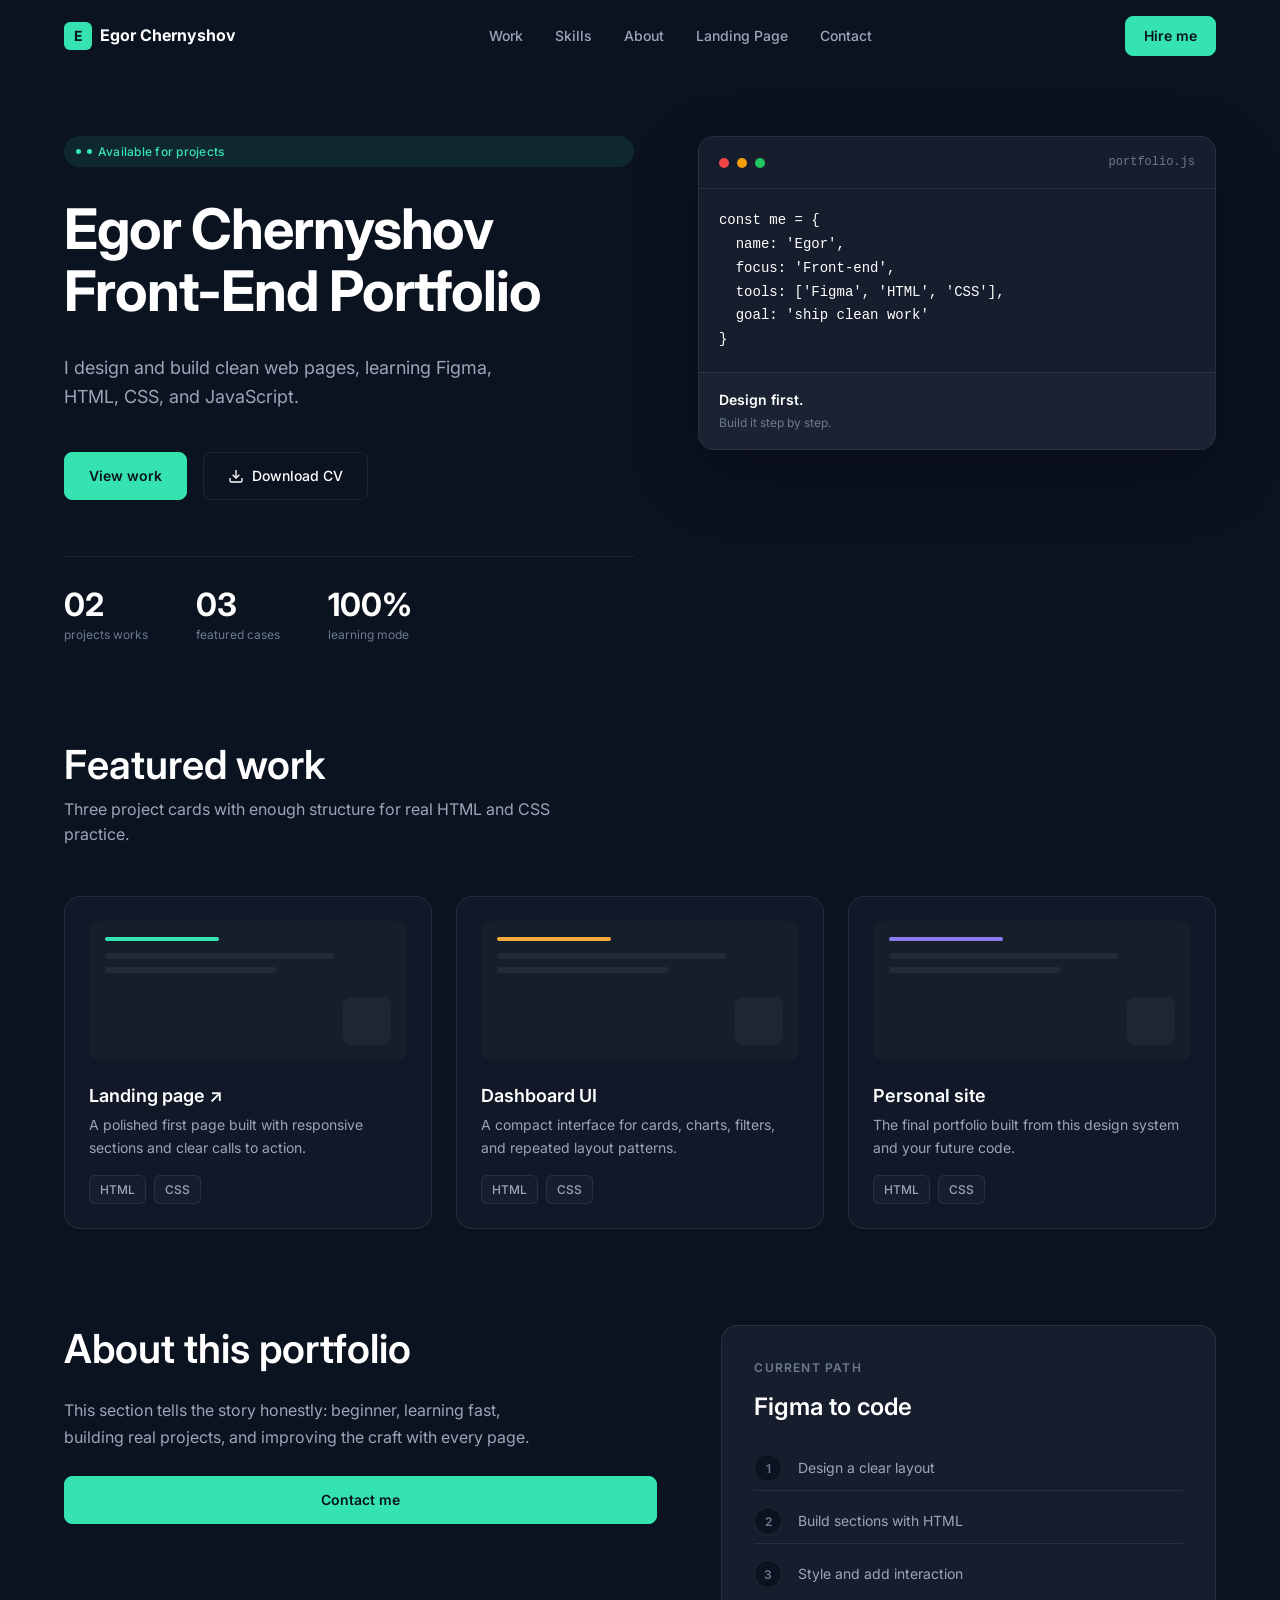
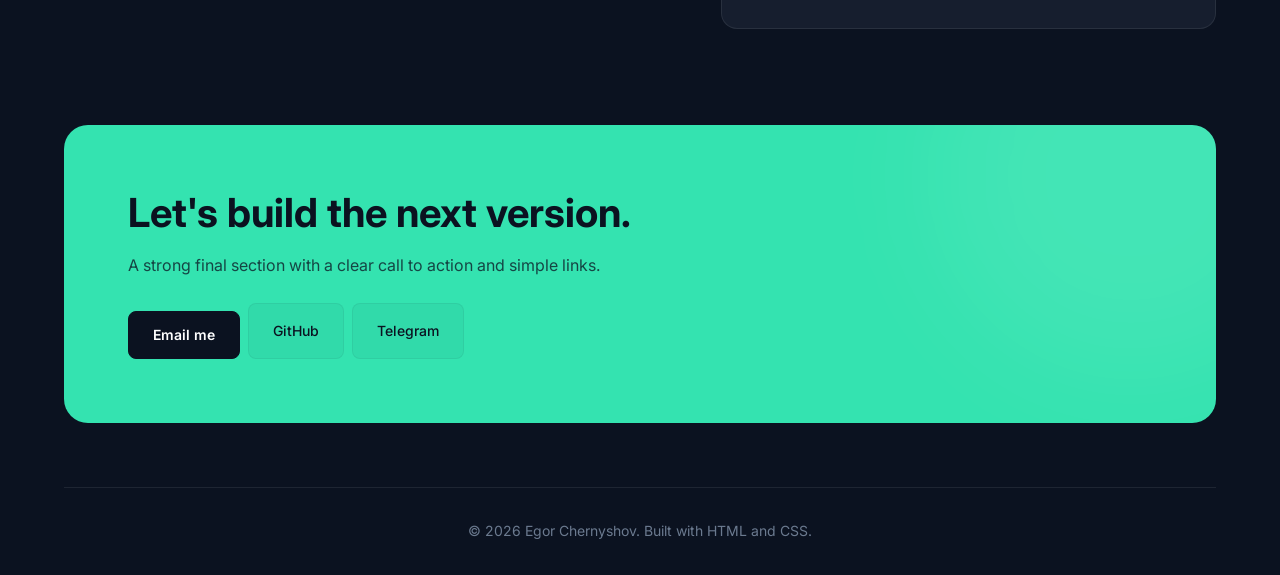
<file: index.html>
<!DOCTYPE html>
<html lang="en">
<head>
    <meta charset="UTF-8">
    <meta name="viewport" content="width=device-width, initial-scale=1.0">
    <title>Egor Chernyshov — Front-End Portfolio</title>
    <link rel="stylesheet" href="main.css">
</head>
<body>

    <main class="desktop-portfolio">

        <header class="site-header">
            <div class="logo">
                <span class="logo-mark">E</span>
                <span class="logo-text">Egor Chernyshov</span>
            </div>
            <nav class="main-nav">
                <ul>
                    <li><a href="#work">Work</a></li>
                    <li><a href="#skills">Skills</a></li>
                    <li><a href="#about">About</a></li>
                    <li><a href="landing_page.html" target="_blank" rel="noopener noreferrer">Landing Page</a></li>
                    <li><a href="#contact">Contact</a></li>
                </ul>
            </nav>
            <a href="#contact" class="btn btn-primary btn-hire">Hire me</a>
        </header>

        <section class="hero">
            <div class="hero-content">
                <span class="badge badge-available"><span class="badge-dot"></span>Available for projects</span>
                <h1>Egor Chernyshov<br>Front-End Portfolio</h1>
                <p class="hero-subtitle">
                    I design and build clean web pages, learning Figma, HTML, CSS, and JavaScript.
                </p>
                <div class="hero-actions">
                    <a href="#work" class="btn btn-primary">View work</a>
                    <a href="cv-egor-chernyshov.pdf" download="cv-egor-chernyshov.pdf" class="btn btn-ghost">
                        <svg width="16" height="16" viewBox="0 0 24 24" fill="none" stroke="currentColor" stroke-width="2">
                        <path d="M21 15v4a2 2 0 0 1-2 2H5a2 2 0 0 1-2-2v-4"/>
                        <polyline points="7 10 12 15 17 10"/>
                        <line x1="12" y1="15" x2="12" y2="3"/>
                        </svg>
                        Download CV
                    </a>
                </div>

                <ul class="hero-stats">
                    <li>
                        <strong>02</strong>
                        <span>projects works</span>
                    </li>
                    <li>
                        <strong>03</strong>
                        <span>featured cases</span>
                    </li>
                    <li>
                        <strong>100%</strong>
                        <span>learning mode</span>
                    </li>
                </ul>
            </div>

            <aside class="code-card">
                <div class="code-card-header">
                    <span class="dot dot-red"></span>
                    <span class="dot dot-yellow"></span>
                    <span class="dot dot-green"></span>
                    <span class="code-card-filename">portfolio.js</span>
                </div>
                <pre><code>const me = {
  name: 'Egor',
  focus: 'Front-end',
  tools: ['Figma', 'HTML', 'CSS'],
  goal: 'ship clean work'
}</code></pre>
                <div class="code-card-footer">
                    <strong>Design first.</strong>
                    <span>Build it step by step.</span>
                </div>
            </aside>
        </section>

        <section id="work" class="featured-work">
            <header class="section-header">
                <h2>Featured work</h2>
                <p>Three project cards with enough structure for real HTML and CSS practice.</p>
            </header>

            <div class="projects-grid">
                <article class="project-card project-card-link">
                    <a href="landing_page.html" target="_blank" rel="noopener noreferrer" class="project-card-overlay" aria-label="Открыть Landing page в новой вкладке"></a>
                    <div class="project-preview preview-mint">
                        <span class="preview-bar"></span>
                        <span class="preview-line"></span>
                        <span class="preview-line"></span>
                        <span class="preview-block"></span>
                    </div>
                    <h3>Landing page ↗</h3>
                    <p>A polished first page built with responsive sections and clear calls to action.</p>
                    <div class="project-tags">
                        <span class="tag">HTML</span>
                        <span class="tag">CSS</span>
                    </div>
                </article>

                <article class="project-card">
                    <div class="project-preview preview-amber">
                        <span class="preview-bar"></span>
                        <span class="preview-line"></span>
                        <span class="preview-line"></span>
                        <span class="preview-block"></span>
                    </div>
                    <h3>Dashboard UI</h3>
                    <p>A compact interface for cards, charts, filters, and repeated layout patterns.</p>
                    <div class="project-tags">
                        <span class="tag">HTML</span>
                        <span class="tag">CSS</span>
                    </div>
                </article>

                <article class="project-card">
                    <div class="project-preview preview-violet">
                        <span class="preview-bar"></span>
                        <span class="preview-line"></span>
                        <span class="preview-line"></span>
                        <span class="preview-block"></span>
                    </div>
                    <h3>Personal site</h3>
                    <p>The final portfolio built from this design system and your future code.</p>
                    <div class="project-tags">
                        <span class="tag">HTML</span>
                        <span class="tag">CSS</span>
                    </div>
                </article>
            </div>
        </section>

        <section id="about" class="about-portfolio">
            <div class="about-content">
                <h2>About this portfolio</h2>
                <p>
                    This section tells the story honestly: beginner, learning fast, building
                    real projects, and improving the craft with every page.
                </p>
                <a href="#contact" class="btn btn-primary">Contact me</a>
            </div>

            <aside class="path-card">
                <span class="path-label">CURRENT PATH</span>
                <h3>Figma to code</h3>
                <ol>
                    <li>Design a clear layout</li>
                    <li>Build sections with HTML</li>
                    <li>Style and add interaction</li>
                </ol>
            </aside>
        </section>

        <section id="contact" class="cta-section">
            <div class="cta-content">
                <h2>Let's build the next version.</h2>
                <p>A strong final section with a clear call to action and simple links.</p>
                <div class="contact-buttons">
                  <a href="mailto:egorstavropol@gmail.com" class="btn btn-dark">Email me</a>
                  <a href="https://github.com/loqi-qq" class="btn btn-ghost" target="_blank" rel="noopener">GitHub</a>
                  <a href="https://t.me/uic1deboy" class="btn btn-ghost" target="_blank" rel="noopener">Telegram</a>
                </div>
            </div>
        </section>

        <footer class="site-footer">
            <p>© 2026 Egor Chernyshov. Built with HTML and CSS.</p>
        </footer>
    </main>

    <div class="mobile-portfolio">
  <header class="m-header">
    <div class="logo">
      <span class="logo-mark">E</span>
      <span>Egor Chernyshov</span>
    </div>
    <button class="menu-toggle" aria-label="Menu">☰</button>
  </header>

  <section class="m-hero">
    <span class="badge badge-available">
      <span class="badge-dot"></span>
      Available for projects
    </span>
    <h1>Egor Chernyshov<br>Front-End Portfolio</h1>
    <p>I design and build clean web pages, learning Figma, HTML, CSS, and JavaScript.</p>
    <div class="hero-actions">
      <a href="#m-work" class="btn btn-primary">View work</a>
      <a href="resume.pdf" download="Egor-Chernyshov-CV.pdf" class="btn btn-ghost">Download CV</a>
    </div>
    <ul class="hero-stats">
      <li><strong>2</strong><span>projects works</span></li>
      <li><strong>3</strong><span>featured cases</span></li>
      <li><strong>100%</strong><span>learning mode</span></li>
    </ul>
  </section>

  <div class="m-quote">
    <p>portfolio.js</p>
    <p>const me = {<br>
      &nbsp;&nbsp;name: 'Egor',<br>
      &nbsp;&nbsp;focus: 'Front-end',<br>
      &nbsp;&nbsp;tools: ['Figma', 'HTML', 'CSS'],<br>
      &nbsp;&nbsp;goal: 'ship clean work'<br>
      }</p>
  </div>

  <section class="m-featured-work" id="m-work">
    <div class="section-header">
      <h2>Featured work</h2>
      <p>Three project cards with enough structure for real HTML and CSS practice.</p>
    </div>

    <article class="project-card project-card-link">
      <a href="landing_page.html" target="_blank" rel="noopener noreferrer" class="project-card-overlay" aria-label="Open Landing page"></a>
      <div class="project-preview preview-mint">
        <span class="preview-bar"></span>
        <span class="preview-line"></span>
        <span class="preview-line"></span>
        <span class="preview-block"></span>
      </div>
      <h3>Landing page ↗</h3>
      <p>A polished first page built with responsive sections and clear calls to action.</p>
      <div class="project-tags">
        <span class="tag">HTML</span>
        <span class="tag">CSS</span>
      </div>
    </article>

    <article class="project-card project-card-link">
      <a href="#" class="project-card-overlay" aria-label="Open Dashboard UI"></a>
      <div class="project-preview preview-amber">
        <span class="preview-bar"></span>
        <span class="preview-line"></span>
        <span class="preview-line"></span>
        <span class="preview-block"></span>
      </div>
      <h3>Dashboard UI</h3>
      <p>A compact interface for cards, charts, filters, and repeated layout patterns.</p>
      <div class="project-tags">
        <span class="tag">HTML</span>
        <span class="tag">CSS</span>
      </div>
    </article>

    <article class="project-card project-card-link">
      <a href="https://loqi-qq.github.io/portfolio/" target="_blank" rel="noopener noreferrer" class="project-card-overlay" aria-label="Open Personal site"></a>
      <div class="project-preview preview-violet">
        <span class="preview-bar"></span>
        <span class="preview-line"></span>
        <span class="preview-line"></span>
        <span class="preview-block"></span>
      </div>
      <h3>Personal site ↗</h3>
      <p>The final portfolio built from this design system and your future code.</p>
      <div class="project-tags">
        <span class="tag">HTML</span>
        <span class="tag">CSS</span>
        <span class="tag">Live</span>
      </div>
    </article>
  </section>

  <section class="m-about">
    <div class="section-header">
      <h2>About this portfolio</h2>
      <p>This section tells the story honestly: beginner, learning fast, building real projects, and improving the craft with every page.</p>
    </div>
    <div class="path-card">
      <span class="path-label">Current path</span>
      <h3>Figma to code</h3>
      <ol>
        <li>Design a clear layout</li>
        <li>Build sections with HTML</li>
        <li>Style and add interaction</li>
        <li>Let's build the next version</li>
      </ol>
    </div>
    <a href="#m-contact" class="btn btn-primary btn-full">Contact me</a>
  </section>

  <section class="m-cta" id="m-contact">
    <div class="cta-section">
      <div class="cta-content">
        <h2>Let's build the next version.</h2>
        <p>A strong final section with a clear call to action and simple links.</p>
        <div class="contact-buttons">
          <a href="mailto:egorstavropol@gmail.com" class="btn btn-ghost">Email me</a>
          <a href="https://github.com/loqi-qq" target="_blank" rel="noopener noreferrer" class="btn btn-ghost">GitHub</a>
          <a href="https://t.me/uic1deboy" target="_blank" rel="noopener noreferrer" class="btn btn-ghost">Telegram</a>
        </div>
      </div>
    </div>
  </section>

  <footer class="m-footer">
    <p>© 2026 Egor Chernyshov. Built with HTML and CSS.</p>
  </footer>
</div>

    

</body>
</html>
</file>
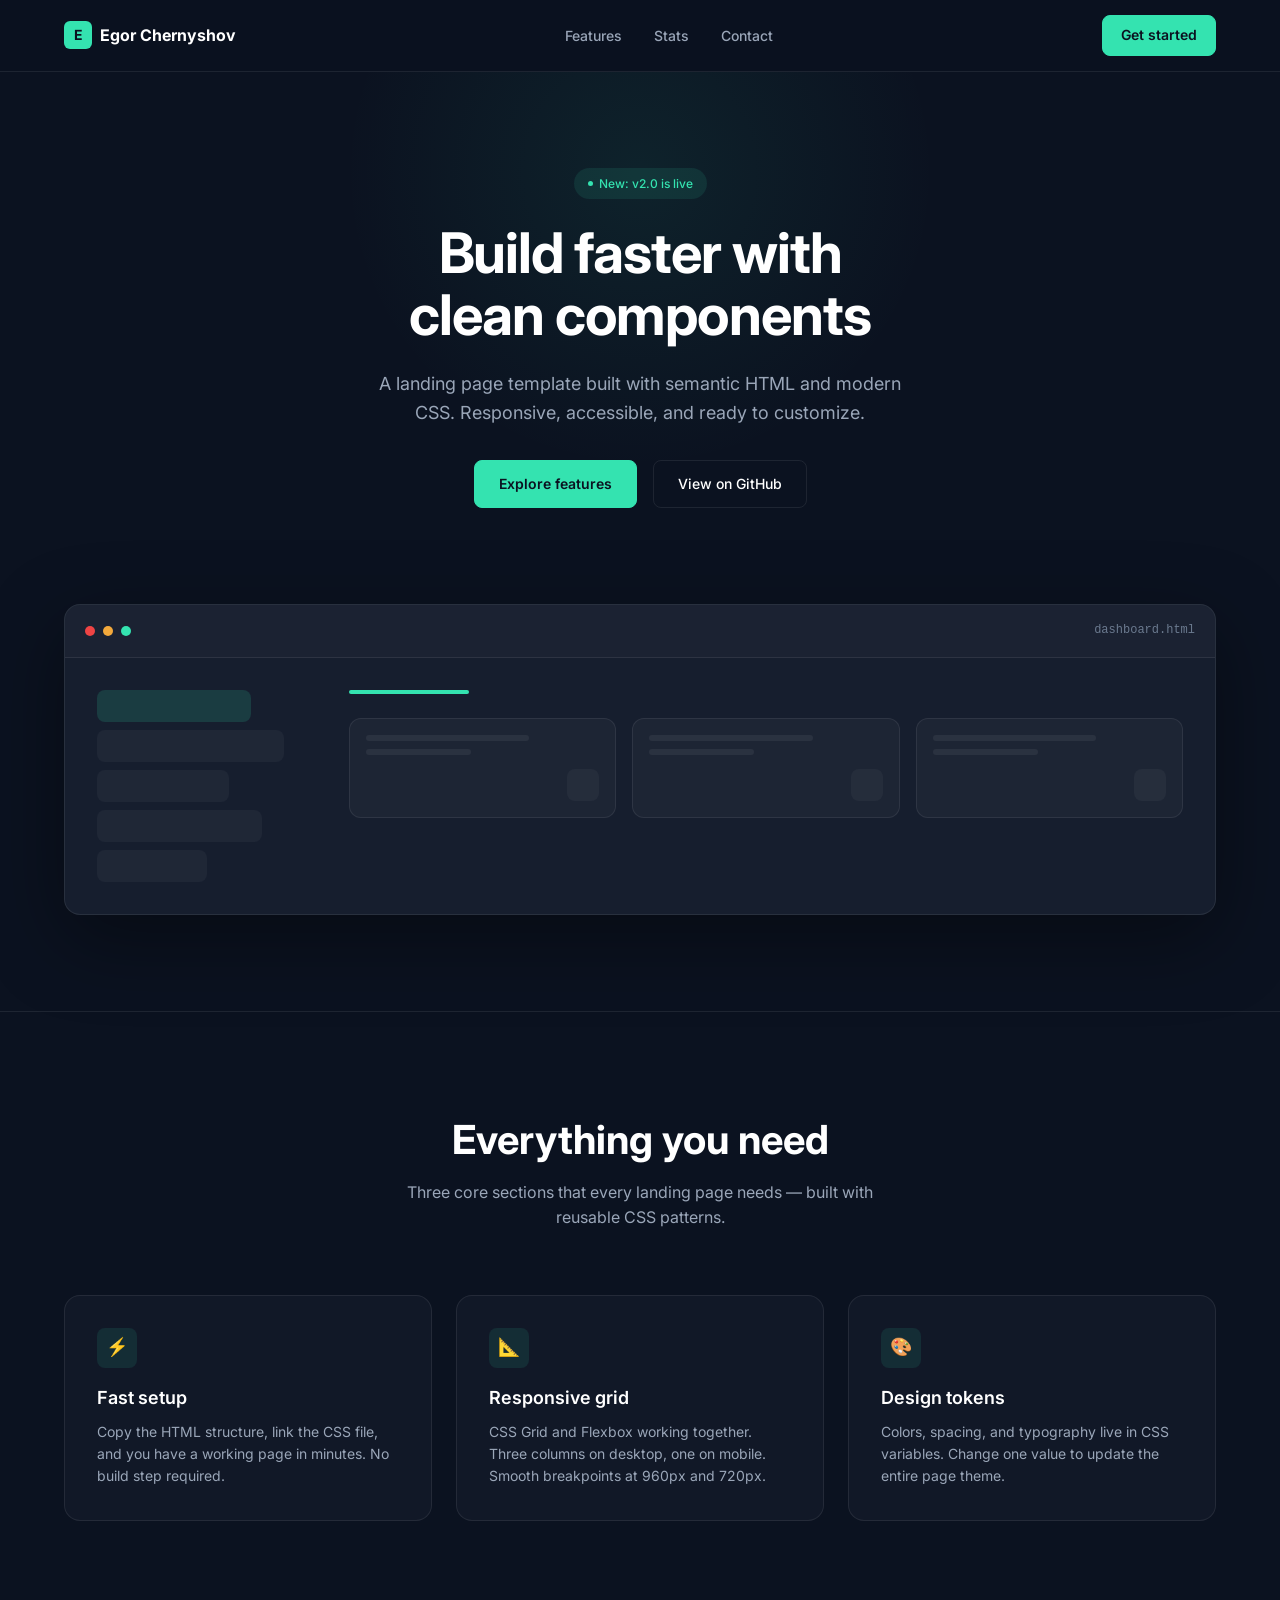
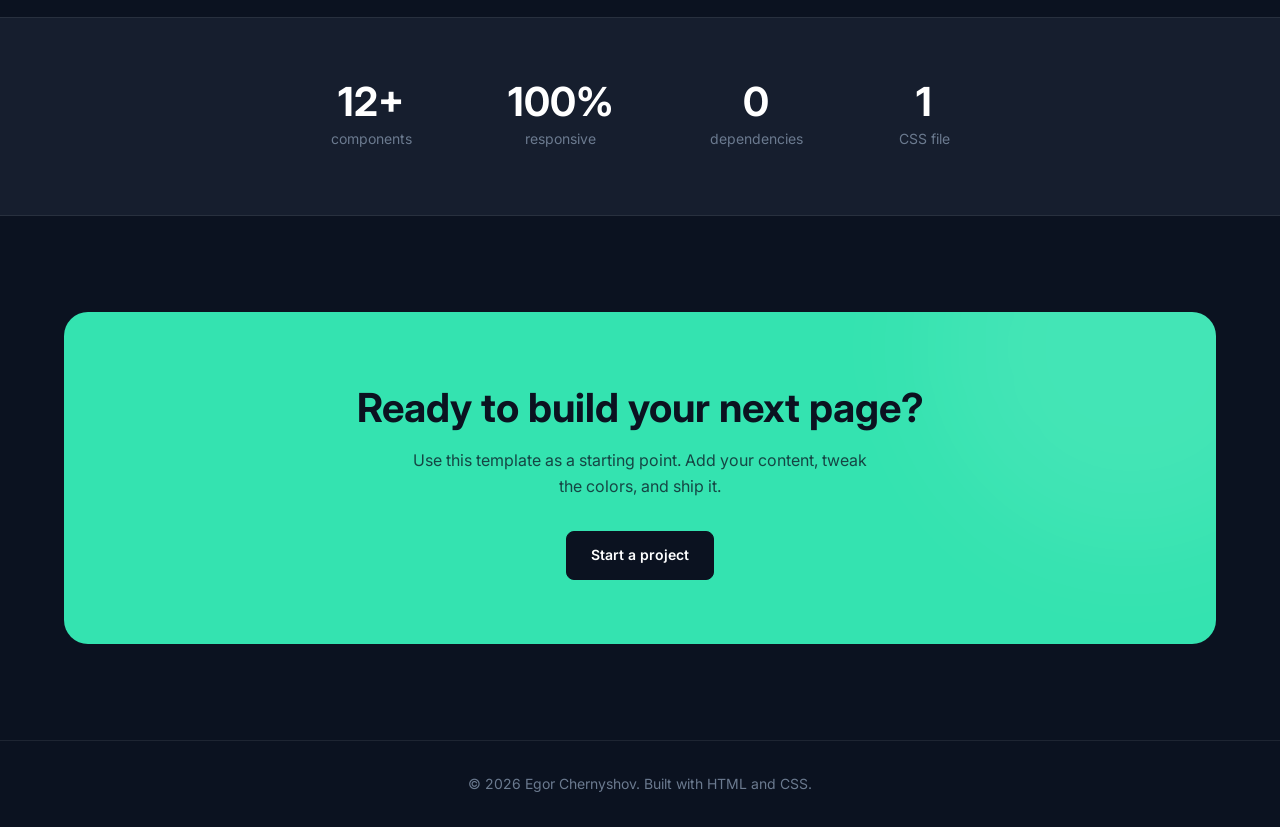
<file: landing_page.html>
<!DOCTYPE html>
<html lang="en">
<head>
    <meta charset="UTF-8">
    <meta name="viewport" content="width=device-width, initial-scale=1.0">
    <title>Egor Chernyshov — Landing Page</title>
    <link rel="stylesheet" href="https://fonts.googleapis.com/css2?family=Inter:wght@400;500;600;700&display=swap">
    <style>
        :root {
            --bg-page:   #0b1220;
            --bg-panel:  #161e2e;
            --bg-card:   #111827;
            --bg-input:  #1a2234;
            --text-primary:   #ffffff;
            --text-secondary: #9aa6b8;
            --text-muted:     #6b7a8f;
            --accent:       #34e3b0;
            --accent-hover: #2bd4a3;
            --accent-soft:  rgba(52, 227, 176, 0.10);
            --amber:        #f3a93c;
            --violet:       #8b7cf6;
            --danger:       #ef4444;
            --border-color: rgba(255,255,255,0.08);
            --border-radius-sm: 8px;
            --border-radius-md: 12px;
            --border-radius-lg: 16px;
            --border-radius-xl: 24px;
            --space-xs: 4px;
            --space-sm: 8px;
            --space-md: 16px;
            --space-lg: 24px;
            --space-xl: 32px;
            --space-2xl: 48px;
            --space-3xl: 64px;
            --space-4xl: 96px;
            --font-family: 'Inter', -apple-system, BlinkMacSystemFont, 'Segoe UI', Roboto, sans-serif;
            --font-size-xs:  12px;
            --font-size-sm:  14px;
            --font-size-md:  16px;
            --font-size-lg:  18px;
            --font-size-xl:  24px;
            --font-size-2xl: 32px;
            --font-size-3xl: 40px;
            --font-size-4xl: 56px;
            --max-width: 1200px;
            --header-height: 72px;
        }

        *, *::before, *::after {
            box-sizing: border-box;
            margin: 0;
            padding: 0;
        }

        html { scroll-behavior: smooth; }

        body {
            font-family: var(--font-family);
            font-size: var(--font-size-md);
            line-height: 1.6;
            color: var(--text-secondary);
            background-color: var(--bg-page);
            -webkit-font-smoothing: antialiased;
        }

        a { color: inherit; text-decoration: none; }
        ul, ol { list-style: none; }

        /* Buttons */
        .btn {
            display: inline-flex;
            align-items: center;
            justify-content: center;
            gap: var(--space-sm);
            padding: 12px 24px;
            font-family: var(--font-family);
            font-size: var(--font-size-sm);
            font-weight: 500;
            border-radius: var(--border-radius-sm);
            cursor: pointer;
            transition: all 0.2s ease;
            border: 1px solid transparent;
            white-space: nowrap;
        }

        .btn-primary {
            background-color: var(--accent);
            color: #0b1220;
            border-color: var(--accent);
            font-weight: 600;
        }
        .btn-primary:hover {
            background-color: var(--accent-hover);
            border-color: var(--accent-hover);
            transform: translateY(-1px);
        }

        .btn-ghost {
            background-color: transparent;
            color: var(--text-primary);
            border-color: var(--border-color);
        }
        .btn-ghost:hover {
            border-color: rgba(255,255,255,0.25);
            background-color: rgba(255,255,255,0.04);
        }

        .btn-dark {
            background-color: #0b1220;
            color: var(--text-primary);
            border-color: #0b1220;
            font-weight: 600;
        }
        .btn-dark:hover {
            background-color: #1a2234;
            border-color: #1a2234;
        }

        /* Layout */
        .container {
            max-width: var(--max-width);
            margin: 0 auto;
            padding: 0 var(--space-lg);
        }

        /* Header */
        .site-header {
            display: flex;
            align-items: center;
            justify-content: space-between;
            height: var(--header-height);
            position: sticky;
            top: 0;
            background: rgba(11, 18, 32, 0.85);
            backdrop-filter: blur(12px);
            z-index: 100;
            border-bottom: 1px solid var(--border-color);
        }

        .logo {
            display: flex;
            align-items: center;
            gap: var(--space-sm);
            font-weight: 700;
            font-size: var(--font-size-md);
            color: var(--text-primary);
        }

        .logo-mark {
            display: inline-grid;
            place-items: center;
            width: 28px;
            height: 28px;
            border-radius: 6px;
            background: var(--accent);
            color: #0b1220;
            font-weight: 700;
            font-size: 14px;
        }

        .main-nav ul {
            display: flex;
            align-items: center;
            gap: var(--space-xl);
        }

        .main-nav a {
            font-size: var(--font-size-sm);
            font-weight: 500;
            color: var(--text-secondary);
            transition: color 0.2s ease;
        }
        .main-nav a:hover { color: var(--text-primary); }

        /* Hero */
        .hero {
            padding: var(--space-4xl) 0;
            text-align: center;
            position: relative;
            overflow: hidden;
        }

        .hero::before {
            content: '';
            position: absolute;
            top: -200px;
            left: 50%;
            transform: translateX(-50%);
            width: 600px;
            height: 600px;
            border-radius: 50%;
            background: radial-gradient(circle, rgba(52, 227, 176, 0.08) 0%, transparent 70%);
            pointer-events: none;
        }

        .hero-badge {
            display: inline-flex;
            align-items: center;
            gap: 6px;
            padding: 6px 14px;
            font-size: var(--font-size-xs);
            font-weight: 500;
            border-radius: 100px;
            background-color: var(--accent-soft);
            color: var(--accent);
            margin-bottom: var(--space-lg);
            position: relative;
            z-index: 1;
        }
        .hero-badge::before {
            content: '';
            display: inline-block;
            width: 5px;
            height: 5px;
            border-radius: 50%;
            background-color: var(--accent);
            animation: pulse-dot 2s infinite;
        }

        @keyframes pulse-dot {
            0%, 100% { opacity: 1; }
            50% { opacity: 0.4; }
        }

        .hero h1 {
            font-size: var(--font-size-4xl);
            font-weight: 700;
            color: var(--text-primary);
            line-height: 1.1;
            letter-spacing: -0.02em;
            max-width: 720px;
            margin: 0 auto var(--space-lg);
            position: relative;
            z-index: 1;
        }

        .hero p {
            font-size: var(--font-size-lg);
            max-width: 560px;
            margin: 0 auto var(--space-xl);
            position: relative;
            z-index: 1;
        }

        .hero-actions {
            display: flex;
            align-items: center;
            justify-content: center;
            gap: var(--space-md);
            position: relative;
            z-index: 1;
        }

        /* Dashboard Preview */
        .preview-section {
            padding-bottom: var(--space-4xl);
        }

        .dashboard-preview {
            background: var(--bg-panel);
            border: 1px solid var(--border-color);
            border-radius: var(--border-radius-lg);
            overflow: hidden;
            box-shadow: 0 24px 80px rgba(0,0,0,0.4);
        }

        .preview-header {
            display: flex;
            align-items: center;
            gap: 8px;
            padding: 16px 20px;
            border-bottom: 1px solid var(--border-color);
            background: rgba(255,255,255,0.02);
        }

        .dot {
            display: inline-block;
            width: 10px;
            height: 10px;
            border-radius: 50%;
        }
        .dot-red    { background-color: var(--danger); }
        .dot-yellow { background-color: var(--amber); }
        .dot-green  { background-color: var(--accent); }

        .preview-filename {
            margin-left: auto;
            font-size: var(--font-size-xs);
            color: var(--text-muted);
            font-family: 'SF Mono', Monaco, Consolas, monospace;
        }

        .preview-body {
            padding: var(--space-xl);
            display: grid;
            grid-template-columns: 220px 1fr;
            gap: var(--space-xl);
        }

        .preview-sidebar {
            display: flex;
            flex-direction: column;
            gap: var(--space-sm);
        }

        .preview-sidebar-item {
            height: 32px;
            border-radius: var(--border-radius-sm);
            background: rgba(255,255,255,0.04);
        }
        .preview-sidebar-item:nth-child(1) { width: 70%; background: rgba(52, 227, 176, 0.15); }
        .preview-sidebar-item:nth-child(2) { width: 85%; }
        .preview-sidebar-item:nth-child(3) { width: 60%; }
        .preview-sidebar-item:nth-child(4) { width: 75%; }
        .preview-sidebar-item:nth-child(5) { width: 50%; }

        .preview-main {
            display: flex;
            flex-direction: column;
            gap: var(--space-lg);
        }

        .preview-bar {
            height: 4px;
            width: 120px;
            border-radius: 2px;
            background: var(--accent);
        }

        .preview-grid {
            display: grid;
            grid-template-columns: repeat(3, 1fr);
            gap: var(--space-md);
        }

        .preview-card {
            height: 100px;
            border-radius: var(--border-radius-md);
            background: rgba(255,255,255,0.03);
            border: 1px solid var(--border-color);
            padding: var(--space-md);
            display: flex;
            flex-direction: column;
            gap: var(--space-sm);
        }

        .preview-card-line {
            height: 6px;
            border-radius: 3px;
            background: rgba(255,255,255,0.06);
            width: 70%;
        }
        .preview-card-line.short { width: 45%; }

        .preview-card-block {
            width: 32px;
            height: 32px;
            border-radius: var(--border-radius-sm);
            background: rgba(255,255,255,0.04);
            margin-top: auto;
            align-self: flex-end;
        }

        /* Features */
        .features {
            padding: var(--space-4xl) 0;
            border-top: 1px solid var(--border-color);
        }

        .section-header {
            text-align: center;
            margin-bottom: var(--space-3xl);
        }

        .section-header h2 {
            font-size: var(--font-size-3xl);
            font-weight: 700;
            color: var(--text-primary);
            margin-bottom: var(--space-sm);
        }

        .section-header p {
            font-size: var(--font-size-md);
            max-width: 480px;
            margin: 0 auto;
        }

        .features-grid {
            display: grid;
            grid-template-columns: repeat(3, 1fr);
            gap: var(--space-lg);
        }

        .feature-card {
            background-color: var(--bg-card);
            border: 1px solid var(--border-color);
            border-radius: var(--border-radius-lg);
            padding: var(--space-xl);
            transition: transform 0.2s ease, border-color 0.2s ease, box-shadow 0.2s ease;
        }

        .feature-card:hover {
            transform: translateY(-4px);
            border-color: rgba(255,255,255,0.15);
            box-shadow: 0 16px 48px rgba(0,0,0,0.2);
        }

        .feature-icon {
            width: 40px;
            height: 40px;
            border-radius: var(--border-radius-sm);
            background: var(--accent-soft);
            display: flex;
            align-items: center;
            justify-content: center;
            margin-bottom: var(--space-md);
            font-size: 18px;
        }

        .feature-card h3 {
            font-size: var(--font-size-lg);
            font-weight: 600;
            color: var(--text-primary);
            margin-bottom: var(--space-sm);
        }

        .feature-card p {
            font-size: var(--font-size-sm);
            line-height: 1.6;
        }

        /* Stats Strip */
        .stats-strip {
            background: var(--bg-panel);
            border-top: 1px solid var(--border-color);
            border-bottom: 1px solid var(--border-color);
            padding: var(--space-3xl) 0;
        }

        .stats-grid {
            display: flex;
            justify-content: center;
            gap: var(--space-4xl);
        }

        .stat-item {
            text-align: center;
        }

        .stat-item strong {
            display: block;
            font-size: var(--font-size-3xl);
            font-weight: 700;
            color: var(--text-primary);
            line-height: 1;
            margin-bottom: var(--space-xs);
        }

        .stat-item span {
            font-size: var(--font-size-sm);
            color: var(--text-muted);
        }

        /* CTA */
        .cta-section {
            padding: var(--space-4xl) 0;
        }

        .cta-box {
            background-color: var(--accent);
            border-radius: var(--border-radius-xl);
            padding: var(--space-3xl);
            position: relative;
            overflow: hidden;
            text-align: center;
        }

        .cta-box::before {
            content: '';
            position: absolute;
            top: -50%;
            right: -10%;
            width: 400px;
            height: 400px;
            border-radius: 50%;
            background: rgba(255,255,255,0.08);
            filter: blur(60px);
            pointer-events: none;
        }

        .cta-box h2 {
            color: #0b1220;
            font-size: var(--font-size-3xl);
            font-weight: 700;
            margin-bottom: var(--space-sm);
            position: relative;
            z-index: 1;
        }

        .cta-box p {
            color: rgba(11,18,32,0.75);
            font-size: var(--font-size-md);
            max-width: 480px;
            margin: 0 auto var(--space-xl);
            position: relative;
            z-index: 1;
        }

        .cta-box .btn-dark {
            position: relative;
            z-index: 1;
        }

        /* Footer */
        .site-footer {
            padding: var(--space-xl) 0;
            border-top: 1px solid var(--border-color);
            text-align: center;
        }

        .site-footer p {
            font-size: var(--font-size-sm);
            color: var(--text-muted);
        }

        /* Responsive */
        @media (max-width: 960px) {
            .hero h1 { font-size: var(--font-size-3xl); }
            .features-grid { grid-template-columns: 1fr; }
            .stats-grid { flex-direction: column; gap: var(--space-xl); }
            .preview-body { grid-template-columns: 1fr; }
            .preview-grid { grid-template-columns: 1fr; }
            .main-nav { display: none; }
        }

        @media (max-width: 720px) {
            .hero { padding: var(--space-3xl) 0; }
            .hero-actions { flex-direction: column; width: 100%; }
            .hero-actions .btn { width: 100%; }
            .cta-box { padding: var(--space-2xl); }
        }

        :focus-visible {
            outline: 2px solid var(--accent);
            outline-offset: 2px;
        }

        ::selection {
            background-color: rgba(52, 227, 176, 0.25);
            color: var(--text-primary);
        }
    </style>
<base target="_blank">
</head>
<body>

    <header class="site-header">
        <div class="container" style="display: flex; align-items: center; justify-content: space-between; width: 100%;">
            <div class="logo">
                <span class="logo-mark">E</span>
                <span>Egor Chernyshov</span>
            </div>
            <nav class="main-nav">
                <ul>
                    <li><a href="#features">Features</a></li>
                    <li><a href="#stats">Stats</a></li>
                    <li><a href="#contact">Contact</a></li>
                </ul>
            </nav>
            <a href="#contact" class="btn btn-primary" style="padding: 8px 18px; font-size: var(--font-size-sm);">Get started</a>
        </div>
    </header>

    <section class="hero">
        <div class="container">
            <span class="hero-badge">New: v2.0 is live</span>
            <h1>Build faster with<br>clean components</h1>
            <p>A landing page template built with semantic HTML and modern CSS. Responsive, accessible, and ready to customize.</p>
            <div class="hero-actions">
                <a href="#features" class="btn btn-primary">Explore features</a>
                <a href="https://github.com/loqi-qq" class="btn btn-ghost" target="_blank" rel="noopener">View on GitHub</a>
            </div>
        </div>
    </section>

    <section class="preview-section">
        <div class="container">
            <div class="dashboard-preview">
                <div class="preview-header">
                    <span class="dot dot-red"></span>
                    <span class="dot dot-yellow"></span>
                    <span class="dot dot-green"></span>
                    <span class="preview-filename">dashboard.html</span>
                </div>
                <div class="preview-body">
                    <div class="preview-sidebar">
                        <div class="preview-sidebar-item"></div>
                        <div class="preview-sidebar-item"></div>
                        <div class="preview-sidebar-item"></div>
                        <div class="preview-sidebar-item"></div>
                        <div class="preview-sidebar-item"></div>
                    </div>
                    <div class="preview-main">
                        <div class="preview-bar"></div>
                        <div class="preview-grid">
                            <div class="preview-card">
                                <div class="preview-card-line"></div>
                                <div class="preview-card-line short"></div>
                                <div class="preview-card-block"></div>
                            </div>
                            <div class="preview-card">
                                <div class="preview-card-line"></div>
                                <div class="preview-card-line short"></div>
                                <div class="preview-card-block"></div>
                            </div>
                            <div class="preview-card">
                                <div class="preview-card-line"></div>
                                <div class="preview-card-line short"></div>
                                <div class="preview-card-block"></div>
                            </div>
                        </div>
                    </div>
                </div>
            </div>
        </div>
    </section>

    <section id="features" class="features">
        <div class="container">
            <div class="section-header">
                <h2>Everything you need</h2>
                <p>Three core sections that every landing page needs — built with reusable CSS patterns.</p>
            </div>
            <div class="features-grid">
                <article class="feature-card">
                    <div class="feature-icon">⚡</div>
                    <h3>Fast setup</h3>
                    <p>Copy the HTML structure, link the CSS file, and you have a working page in minutes. No build step required.</p>
                </article>
                <article class="feature-card">
                    <div class="feature-icon">📐</div>
                    <h3>Responsive grid</h3>
                    <p>CSS Grid and Flexbox working together. Three columns on desktop, one on mobile. Smooth breakpoints at 960px and 720px.</p>
                </article>
                <article class="feature-card">
                    <div class="feature-icon">🎨</div>
                    <h3>Design tokens</h3>
                    <p>Colors, spacing, and typography live in CSS variables. Change one value to update the entire page theme.</p>
                </article>
            </div>
        </div>
    </section>

    <section id="stats" class="stats-strip">
        <div class="container">
            <div class="stats-grid">
                <div class="stat-item">
                    <strong>12+</strong>
                    <span>components</span>
                </div>
                <div class="stat-item">
                    <strong>100%</strong>
                    <span>responsive</span>
                </div>
                <div class="stat-item">
                    <strong>0</strong>
                    <span>dependencies</span>
                </div>
                <div class="stat-item">
                    <strong>1</strong>
                    <span>CSS file</span>
                </div>
            </div>
        </div>
    </section>

    <section id="contact" class="cta-section">
        <div class="container">
            <div class="cta-box">
                <h2>Ready to build your next page?</h2>
                <p>Use this template as a starting point. Add your content, tweak the colors, and ship it.</p>
                <a href="mailto:egorstavropol@gmail.com" class="btn btn-dark">Start a project</a>
            </div>
        </div>
    </section>

    <footer class="site-footer">
        <div class="container">
            <p>© 2026 Egor Chernyshov. Built with HTML and CSS.</p>
        </div>
    </footer>

</body>
</html>
</file>
<file: main.css>
/* Egor Chernyshov Portfolio — CSS Design-system tokens + Component styles */

/*  Imports  */
@import url('https://fonts.googleapis.com/css2?family=Inter:wght@400;500;600;700&display=swap');

/*  CSS Variables  */
:root {
  /* Backgrounds */
  --bg-page:   #0b1220;
  --bg-panel:  #161e2e;
  --bg-card:   #111827;
  --bg-input:  #1a2234;

  /* Text */
  --text-primary:   #ffffff;
  --text-secondary: #9aa6b8;
  --text-muted:     #6b7a8f;

  /* Accents */
  --accent:       #34e3b0;
  --accent-hover: #2bd4a3;
  --amber:        #f3a93c;
  --violet:       #8b7cf6;
  --danger:       #ef4444;
  --warning:      #f59e0b;
  --success:      #22c55e;

  /* Borders */
  --border-color: rgba(255,255,255,0.08);
  --border-radius-sm: 8px;
  --border-radius-md: 12px;
  --border-radius-lg: 16px;
  --border-radius-xl: 24px;

  /* Spacing */
  --space-xs: 4px;
  --space-sm: 8px;
  --space-md: 16px;
  --space-lg: 24px;
  --space-xl: 32px;
  --space-2xl: 48px;
  --space-3xl: 64px;
  --space-4xl: 96px;

  /* Typography */
  --font-family: 'Inter', -apple-system, BlinkMacSystemFont, 'Segoe UI', Roboto, sans-serif;
  --font-size-xs:  12px;
  --font-size-sm:  14px;
  --font-size-md:  16px;
  --font-size-lg:  18px;
  --font-size-xl:  24px;
  --font-size-2xl: 32px;
  --font-size-3xl: 40px;
  --font-size-4xl: 56px;

  /* Layout */
  --max-width: 1200px;
  --header-height: 72px;
}

/*  Reset & Base  */
*, *::before, *::after {
  box-sizing: border-box;
  margin: 0;
  padding: 0;
}

html {
  scroll-behavior: smooth;
}

body {
  font-family: var(--font-family);
  font-size: var(--font-size-md);
  line-height: 1.6;
  color: var(--text-secondary);
  background-color: var(--bg-page);
  -webkit-font-smoothing: antialiased;
  -moz-osx-font-smoothing: grayscale;
}

a {
  color: inherit;
  text-decoration: none;
}

ul, ol {
  list-style: none;
}

img {
  max-width: 100%;
  display: block;
}

/*  Typography  */
h1, h2, h3, h4, h5, h6 {
  color: var(--text-primary);
  font-weight: 600;
  line-height: 1.2;
}

h1 { font-size: var(--font-size-4xl); }
h2 { font-size: var(--font-size-3xl); }
h3 { font-size: var(--font-size-xl);  }
h4 { font-size: var(--font-size-lg);  }

p {
  color: var(--text-secondary);
}

/*  Buttons  */
.btn {
  display: inline-flex;
  align-items: center;
  justify-content: center;
  gap: var(--space-sm);
  padding: 12px 24px;
  font-family: var(--font-family);
  font-size: var(--font-size-sm);
  font-weight: 500;
  border-radius: var(--border-radius-sm);
  cursor: pointer;
  transition: all 0.2s ease;
  border: 1px solid transparent;
  white-space: nowrap;
}

.btn-primary {
  background-color: var(--accent);
  color: #0b1220;
  border-color: var(--accent);
  font-weight: 600;
}
.btn-primary:hover {
  background-color: var(--accent-hover);
  border-color: var(--accent-hover);
  transform: translateY(-1px);
}

.btn-ghost {
  background-color: transparent;
  color: var(--text-primary);
  border-color: var(--border-color);
}
.btn-ghost:hover {
  border-color: rgba(255,255,255,0.25);
  background-color: rgba(255,255,255,0.04);
}

.btn-dark {
  background-color: #0b1220;
  color: var(--text-primary);
  border-color: #0b1220;
  font-weight: 600;
}
.btn-dark:hover {
  background-color: #1a2234;
  border-color: #1a2234;
}

.btn-hire {
  padding: 8px 18px;
  font-size: var(--font-size-sm);
}

.btn-full {
  width: 100%;
}

/*  Badges  */
.badge {
  display: inline-flex;
  align-items: center;
  gap: 6px;
  padding: 6px 12px;
  font-size: var(--font-size-xs);
  font-weight: 500;
  border-radius: 100px;
  background-color: rgba(52, 227, 176, 0.10);
  color: var(--accent);
  letter-spacing: 0.02em;
}
.badge-available::before {
  content: '';
  display: inline-block;
  width: 5px;
  height: 5px;
  border-radius: 50%;
  background-color: var(--accent);
  animation: pulse-dot 2s infinite;
  vertical-align: middle;
}
/* static dot inside badge when markup provides a .badge-dot */
.badge-available .badge-dot {
  display: inline-block;
  width: 5px;
  height: 5px;
  border-radius: 50%;
  background-color: var(--accent);
}

@keyframes pulse-dot {
  0%, 100% { opacity: 1; }
  50% { opacity: 0.4; }
}

/*  Tags  */
.tag {
  display: inline-flex;
  align-items: center;
  padding: 4px 10px;
  font-size: var(--font-size-xs);
  font-weight: 500;
  color: var(--text-secondary);
  background-color: var(--bg-panel);
  border: 1px solid var(--border-color);
  border-radius: 6px;
}

/*  Layout wrappers  */
.desktop-portfolio {
  max-width: var(--max-width);
  margin: 0 auto;
  padding: 0 var(--space-lg);
}

.mobile-portfolio,
.ui-kit {
  display: none;
}

/*  Header  */
.site-header {
  display: flex;
  align-items: center;
  justify-content: space-between;
  height: var(--header-height);
  margin-bottom: var(--space-3xl);
  position: relative;
}

.logo {
  display: flex;
  align-items: center;
  gap: var(--space-sm);
  font-weight: 700;
  font-size: var(--font-size-md);
  color: var(--text-primary);
}

.logo-mark {
  display: inline-grid;
  place-items: center;
  width: 28px;
  height: 28px;
  border-radius: 6px;
  background: var(--accent);
  color: #0b1220;
  font-weight: 700;
  font-size: 14px;
  line-height: 1;
}
.logo-mark::after { display: none; }

.main-nav ul {
  display: flex;
  align-items: center;
  gap: var(--space-xl);
}

.main-nav a {
  font-size: var(--font-size-sm);
  font-weight: 500;
  color: var(--text-secondary);
  transition: color 0.2s ease;
}
.main-nav a:hover {
  color: var(--text-primary);
}

/*  Hero  */
.hero {
  display: grid;
  grid-template-columns: 1.1fr 1fr;
  gap: var(--space-3xl);
  align-items: start;
  margin-bottom: var(--space-4xl);
}

.hero-content {
  display: flex;
  flex-direction: column;
  gap: var(--space-xl);
}

.hero-content h1 {
  font-size: var(--font-size-4xl);
  font-weight: 700;
  line-height: 1.1;
  letter-spacing: -0.02em;
}

.hero-subtitle {
  font-size: var(--font-size-lg);
  line-height: 1.6;
  max-width: 480px;
}

.hero-actions {
  display: flex;
  align-items: center;
  gap: var(--space-md);
  margin-top: var(--space-sm);
}

/* Hero Stats */
.hero-stats {
  display: flex;
  gap: var(--space-2xl);
  margin-top: var(--space-lg);
  padding-top: var(--space-xl);
  border-top: 1px solid var(--border-color);
}

.hero-stats li {
  display: flex;
  flex-direction: column;
  gap: var(--space-xs);
}

.hero-stats strong {
  font-size: var(--font-size-2xl);
  font-weight: 700;
  color: var(--text-primary);
  line-height: 1;
}

.hero-stats span {
  font-size: var(--font-size-xs);
  color: var(--text-muted);
  text-transform: lowercase;
}

/*  Code Card  */
.code-card {
  background-color: var(--bg-panel);
  border: 1px solid var(--border-color);
  border-radius: var(--border-radius-lg);
  overflow: hidden;
  box-shadow: 0 24px 64px rgba(0,0,0,0.25);
}

.code-card-header {
  display: flex;
  align-items: center;
  gap: 8px;
  padding: 16px 20px;
  border-bottom: 1px solid var(--border-color);
}

.dot {
  display: inline-block;
  width: 10px;
  height: 10px;
  border-radius: 50%;
}
.dot-red    { background-color: var(--danger);  }
.dot-yellow { background-color: var(--warning); }
.dot-green  { background-color: var(--success);  }

.code-card-filename {
  margin-left: auto;
  font-size: var(--font-size-xs);
  color: var(--text-muted);
  font-family: 'SF Mono', Monaco, Consolas, monospace;
}

.code-card pre {
  padding: 20px;
  font-family: 'SF Mono', Monaco, Consolas, monospace;
  font-size: var(--font-size-sm);
  line-height: 1.7;
  color: var(--text-secondary);
  overflow-x: auto;
}

.code-card pre code {
  color: var(--text-primary);
}

.code-card-footer {
  display: flex;
  flex-direction: column;
  gap: 2px;
  padding: 16px 20px;
  border-top: 1px solid var(--border-color);
  background-color: rgba(255,255,255,0.02);
}

.code-card-footer strong {
  color: var(--text-primary);
  font-weight: 600;
  font-size: var(--font-size-sm);
}

.code-card-footer span {
  font-size: var(--font-size-xs);
  color: var(--text-muted);
}

/*  Section Header  */
.section-header {
  margin-bottom: var(--space-2xl);
}

.section-header h2 {
  margin-bottom: var(--space-sm);
}

.section-header p {
  font-size: var(--font-size-md);
  max-width: 520px;
}

/*  Featured Work  */
.featured-work {
  margin-bottom: var(--space-4xl);
}

.projects-grid {
  display: grid;
  grid-template-columns: repeat(3, 1fr);
  gap: var(--space-lg);
}

/*  Project Card  */
.project-card {
  background-color: var(--bg-card);
  border: 1px solid var(--border-color);
  border-radius: var(--border-radius-lg);
  padding: var(--space-lg);
  transition: transform 0.2s ease, border-color 0.2s ease, box-shadow 0.2s ease;
}

.project-card:hover {
  transform: translateY(-4px);
  border-color: rgba(255,255,255,0.15);
  box-shadow: 0 16px 48px rgba(0,0,0,0.2);
}

.project-card h3 {
  margin-bottom: var(--space-sm);
  font-size: var(--font-size-lg);
  font-weight: 600;
}

.project-card > p {
  font-size: var(--font-size-sm);
  line-height: 1.6;
  margin-bottom: var(--space-md);
  color: var(--text-secondary);
}

.project-tags {
  display: flex;
  gap: var(--space-sm);
}

/*  Project Preview  */
.project-preview {
  position: relative;
  height: 140px;
  border-radius: var(--border-radius-md);
  margin-bottom: var(--space-lg);
  overflow: hidden;
  display: flex;
  flex-direction: column;
  gap: 8px;
  padding: 16px;
  background: rgba(255,255,255,0.02);
}

.preview-bar {
  display: block;
  height: 4px;
  width: 40%;
  border-radius: 2px;
  margin-bottom: 4px;
}

.preview-line {
  display: block;
  height: 6px;
  border-radius: 3px;
  background: rgba(255,255,255,0.06);
  width: 80%;
}

.preview-line:nth-child(3) { width: 60%; }

.preview-block {
  display: block;
  width: 48px;
  height: 48px;
  border-radius: var(--border-radius-sm);
  background: rgba(255,255,255,0.04);
  margin-top: auto;
  align-self: flex-end;
}

/* Preview color themes */
.preview-mint .preview-bar  { background-color: var(--accent); }
.preview-amber .preview-bar { background-color: var(--amber); }
.preview-violet .preview-bar { background-color: var(--violet); }

/*  About Portfolio  */
.about-portfolio {
  display: grid;
  grid-template-columns: 1.2fr 1fr;
  gap: var(--space-3xl);
  align-items: start;
  margin-bottom: var(--space-4xl);
}

.about-content {
  display: flex;
  flex-direction: column;
  gap: var(--space-lg);
}

.about-content h2 {
  font-size: var(--font-size-3xl);
}

.about-content p {
  font-size: var(--font-size-md);
  line-height: 1.7;
  max-width: 480px;
}

/*  Path Card  */
.path-card {
  background-color: var(--bg-panel);
  border: 1px solid var(--border-color);
  border-radius: var(--border-radius-lg);
  padding: var(--space-xl);
  display: flex;
  flex-direction: column;
  gap: var(--space-md);
}

.path-label {
  font-size: var(--font-size-xs);
  font-weight: 600;
  letter-spacing: 0.1em;
  text-transform: uppercase;
  color: var(--text-muted);
}

.path-card h3 {
  font-size: var(--font-size-xl);
  font-weight: 600;
  color: var(--text-primary);
}

.path-card ol {
  counter-reset: step;
  display: flex;
  flex-direction: column;
  gap: var(--space-sm);
  margin-top: var(--space-sm);
}

.path-card ol li {
  display: flex;
  align-items: center;
  gap: var(--space-md);
  font-size: var(--font-size-sm);
  color: var(--text-secondary);
  padding: 8px 0;
  border-bottom: 1px solid var(--border-color);
}
.path-card ol li:last-child {
  border-bottom: none;
}

.path-card ol li::before {
  counter-increment: step;
  content: counter(step);
  display: flex;
  align-items: center;
  justify-content: center;
  width: 28px;
  height: 28px;
  border-radius: 50%;
  background: var(--bg-page);
  border: 1px solid var(--border-color);
  font-size: var(--font-size-xs);
  font-weight: 600;
  color: var(--text-muted);
  flex-shrink: 0;
}

/*  CTA Section  */
.cta-section {
  background-color: var(--accent);
  border-radius: var(--border-radius-xl);
  padding: var(--space-3xl) var(--space-3xl);
  margin-bottom: var(--space-3xl);
  position: relative;
  overflow: hidden;
}

.cta-section::before {
  content: '';
  position: absolute;
  top: -50%;
  right: -10%;
  width: 400px;
  height: 400px;
  border-radius: 50%;
  background: rgba(255,255,255,0.08);
  filter: blur(60px);
  pointer-events: none;
}

.cta-content {
  position: relative;
  z-index: 1;
  display: flex;
  flex-direction: column;
  align-items: flex-start;
  gap: var(--space-md);
  max-width: 560px;
}

.cta-content h2 {
  color: #0b1220;
  font-size: var(--font-size-3xl);
  font-weight: 700;
}

.cta-content p {
  color: rgba(11,18,32,0.75);
  font-size: var(--font-size-md);
}

.contact-buttons {
  display: flex;
  gap: var(--space-sm);
  margin-top: var(--space-sm);
}

.contact-buttons .btn-ghost {
  border-color: rgba(11,18,32,0.06);
  color: #0b1220;
  background: rgba(11,18,32,0.04);
}

.cta-content .btn-dark {
  margin-top: var(--space-sm);
}

/*  Footer  */
.site-footer {
  padding: var(--space-xl) 0;
  border-top: 1px solid var(--border-color);
  text-align: center;
}

.site-footer p {
  font-size: var(--font-size-sm);
  color: var(--text-muted);
}

/* MOBILE LAYOUT */

@media (max-width: 960px) {
  .desktop-portfolio {
    display: none;
  }

/* Mobile sections */
.m-about {
  padding: var(--space-3xl) 0;
  display: flex;
  flex-direction: column;
  gap: var(--space-xl);
}

.m-cta {
  padding-bottom: var(--space-2xl);
}

.m-footer {
  padding: var(--space-xl) 0;
  border-top: 1px solid var(--border-color);
  text-align: center;
}

.m-footer p {
  font-size: var(--font-size-xs);
  color: var(--text-muted);
}

/* Mobile hero stats */
.m-hero .hero-stats {
  flex-wrap: wrap;
  gap: var(--space-lg);
}

/* Mobile quote */
.m-quote {
  background-color: var(--bg-panel);
  border: 1px solid var(--border-color);
  border-radius: var(--border-radius-lg);
  padding: var(--space-lg);
  margin-bottom: var(--space-xl);
}

.m-quote p {
  font-family: 'SF Mono', Monaco, Consolas, monospace;
  font-size: var(--font-size-sm);
  color: var(--text-secondary);
  line-height: 1.7;
}

/* Mobile path card adjustments */
.m-about .path-card {
  margin-bottom: var(--space-md);
}

/* Mobile contact buttons */
.m-cta .contact-buttons {
  flex-wrap: wrap;
}

.m-cta .contact-buttons .btn {
  flex: 1 1 auto;
  min-width: 120px;
}
  .mobile-portfolio {
    display: block;
    max-width: 640px;
    margin: 0 auto;
    padding: 0 var(--space-lg);
  }

  .m-header {
    display: flex;
    align-items: center;
    justify-content: space-between;
    height: var(--header-height);
  }

  .menu-toggle {
    background: none;
    border: none;
    color: var(--text-primary);
    font-size: 24px;
    cursor: pointer;
    padding: 4px;
  }

  .m-hero {
    padding: var(--space-2xl) 0;
    display: flex;
    flex-direction: column;
    gap: var(--space-lg);
  }

  .m-hero h1 {
    font-size: var(--font-size-2xl);
    font-weight: 700;
    line-height: 1.2;
  }

  .m-hero p {
    font-size: var(--font-size-md);
  }

  .m-quote {
    background-color: var(--bg-panel);
    border: 1px solid var(--border-color);
    border-radius: var(--border-radius-lg);
    padding: var(--space-lg);
    margin-bottom: var(--space-xl);
  }

  .m-quote p {
    font-family: 'SF Mono', Monaco, Consolas, monospace;
    font-size: var(--font-size-sm);
    color: var(--text-secondary);
  }
  .m-quote p + p {
    margin-top: var(--space-sm);
  }

  .m-featured-work {
    padding-bottom: var(--space-3xl);
  }

  .m-featured-work h2 {
    margin-bottom: var(--space-lg);
  }

  .m-featured-work .project-card + .project-card {
    margin-top: var(--space-lg);
  }
}

/* UI KIT */

.ui-kit {
  display: none;
}

@media (min-width: 961px) {
  .ui-kit {
    display: block;
    position: fixed;
    right: 24px;
    top: 96px;
    width: 240px;
    background: var(--bg-panel);
    border: 1px solid var(--border-color);
    border-radius: var(--border-radius-lg);
    padding: var(--space-lg);
    box-shadow: 0 16px 48px rgba(0,0,0,0.3);
  }

  .ui-design-system h2 {
    font-size: var(--font-size-sm);
    font-weight: 600;
    margin-bottom: 4px;
  }
  .ui-design-system > p {
    font-size: var(--font-size-xs);
    color: var(--text-muted);
    margin-bottom: var(--space-lg);
  }

  .ui-colors h4,
  .ui-typography h4 {
    font-size: var(--font-size-xs);
    font-weight: 600;
    text-transform: uppercase;
    letter-spacing: 0.08em;
    color: var(--text-muted);
    margin-bottom: var(--space-md);
  }

  .colors-grid {
    display: grid;
    grid-template-columns: repeat(2, 1fr);
    gap: var(--space-sm);
    margin-bottom: var(--space-xl);
  }

  .color-item {
    display: flex;
    align-items: center;
    gap: var(--space-sm);
  }

  .color-swatch {
    display: block;
    width: 20px;
    height: 20px;
    border-radius: 4px;
    border: 1px solid rgba(255,255,255,0.1);
    flex-shrink: 0;
  }

  .color-name {
    font-size: var(--font-size-xs);
    color: var(--text-secondary);
  }

  .demo-heading {
    font-size: var(--font-size-2xl);
    font-weight: 700;
    margin-bottom: var(--space-xs);
  }

  .demo-body {
    font-size: var(--font-size-sm);
    color: var(--text-secondary);
    margin-bottom: var(--space-lg);
  }

  .ui-buttons {
    display: flex;
    gap: var(--space-sm);
  }
  .ui-buttons .btn {
    padding: 8px 14px;
    font-size: var(--font-size-xs);
  }
}

/* RESPONSIVE DESKTOP ADJUSTMENTS */

@media (max-width: 1100px) {
  .hero {
    grid-template-columns: 1fr;
    gap: var(--space-2xl);
  }

  .code-card {
    max-width: 480px;
  }

  .projects-grid {
    grid-template-columns: repeat(2, 1fr);
  }

  .about-portfolio {
    grid-template-columns: 1fr;
    gap: var(--space-2xl);
  }
}

@media (max-width: 720px) {
  .projects-grid {
    grid-template-columns: 1fr;
  }

  .hero-content h1 {
    font-size: var(--font-size-3xl);
  }

  .cta-section {
    padding: var(--space-2xl);
  }
}

/* ACCESSIBILITY */

:focus-visible {
  outline: 2px solid var(--accent);
  outline-offset: 2px;
}

/* Reduced motion */
@media (prefers-reduced-motion: reduce) {
  *, *::before, *::after {
    animation-duration: 0.01ms !important;
    transition-duration: 0.01ms !important;
  }
}

/* Selection color */
::selection {
  background-color: rgba(52, 227, 176, 0.25);
  color: var(--text-primary);
}

/*Project Card Link Overlay*/
.project-card-link {
  position: relative;
  cursor: pointer;
}

.project-card-overlay {
  position: absolute;
  inset: 0; 
  z-index: 1;
  border-radius: var(--border-radius-lg);
}

.project-card-overlay:focus-visible {
  outline: 2px solid var(--accent);
  outline-offset: 2px;
}

.project-card-link:hover {
  border-color: var(--accent);
  box-shadow: 0 0 0 1px var(--accent), 0 16px 48px rgba(52, 227, 176, 0.15);
}
</file>
